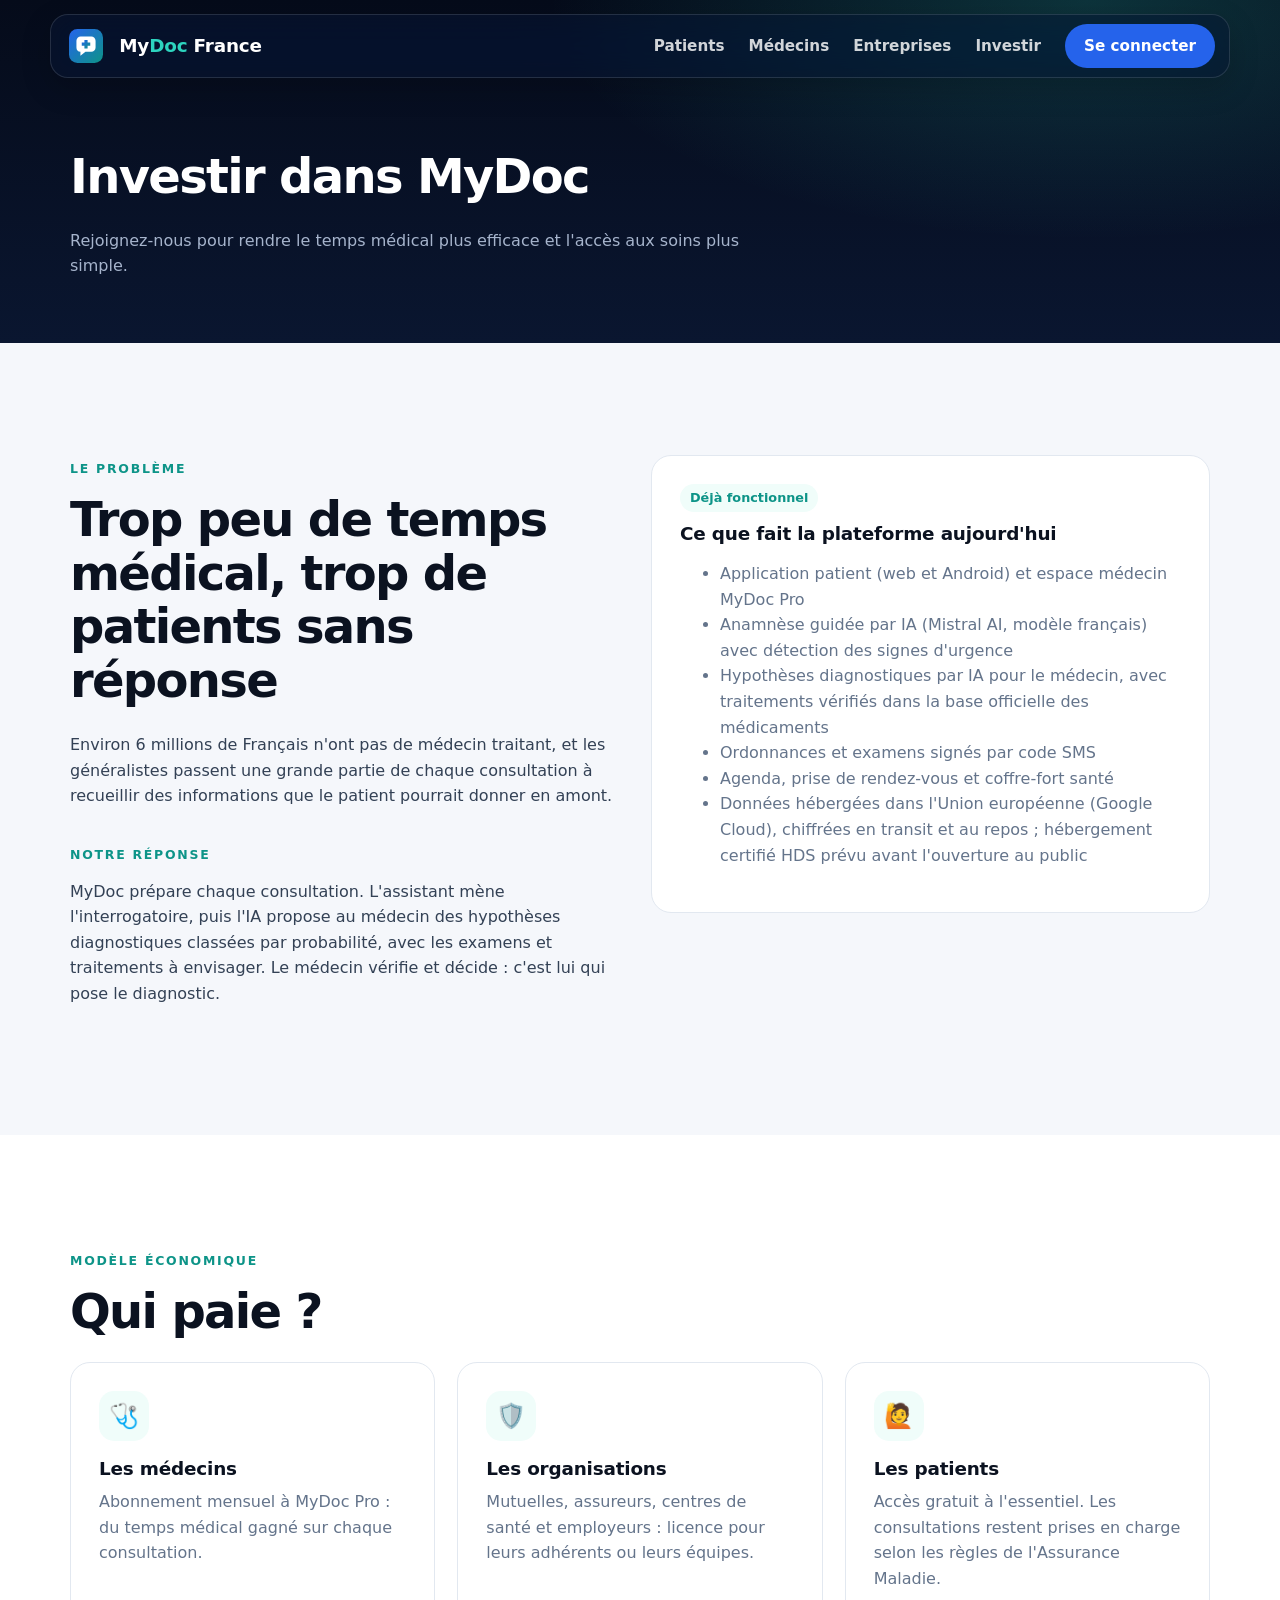
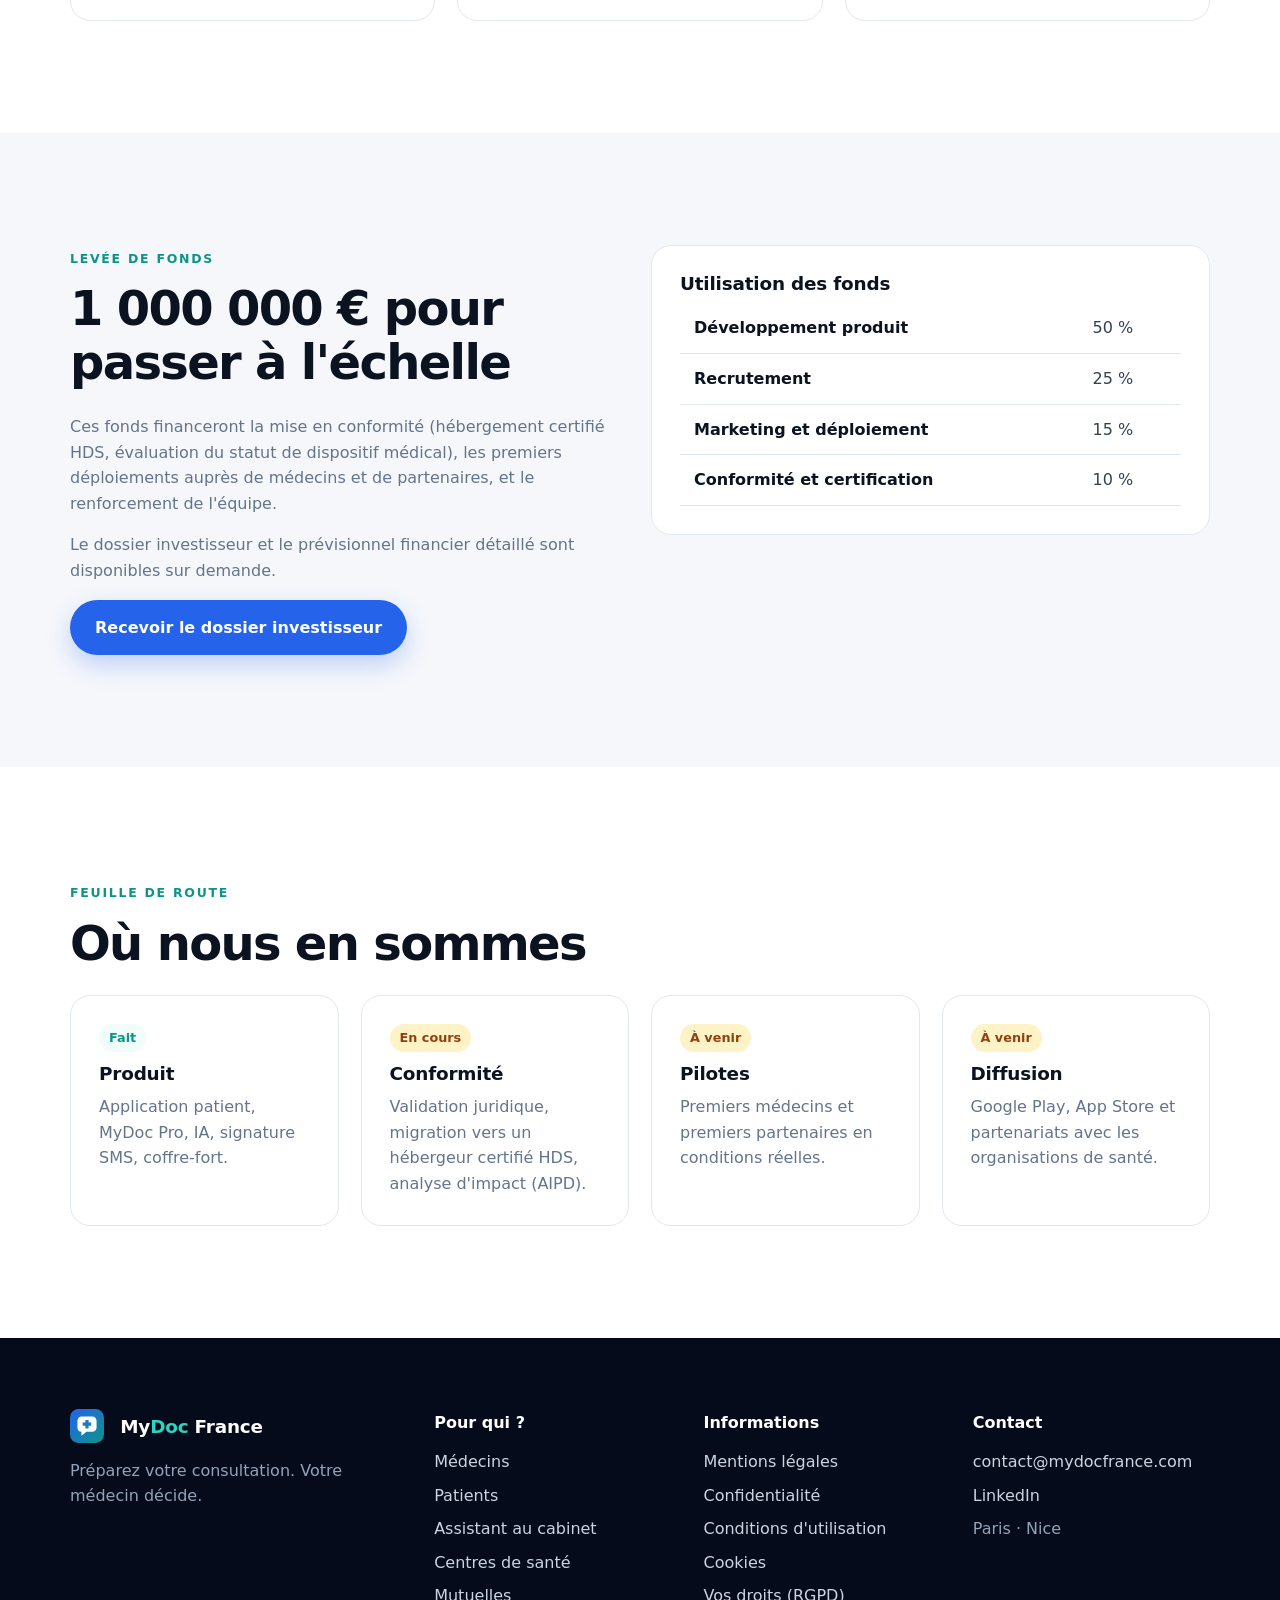
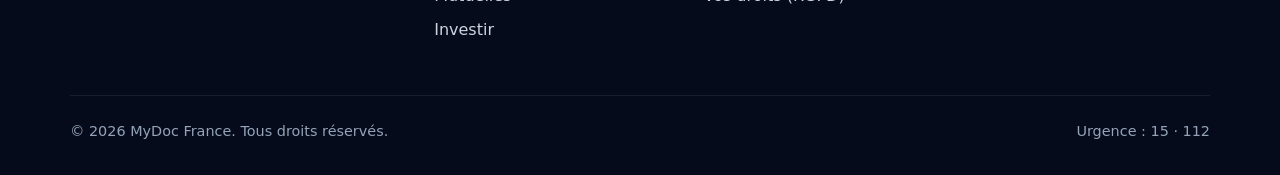
<file: investissement.html>
<!DOCTYPE html>
<html lang="fr">
<head>
  <meta charset="utf-8">
  <meta name="viewport" content="width=device-width, initial-scale=1">
  <title>Investir – MyDoc France</title>
  <meta name="description" content="Investir dans MyDoc France : la plateforme qui prépare les consultations médicales.">
  <link rel="apple-touch-icon" href="/images/apple-touch-icon.png">
  <link rel="icon" type="image/png" sizes="192x192" href="/images/icon-192.png">
  <meta name="apple-mobile-web-app-title" content="MyDoc">
  <link rel="icon" type="image/svg+xml" href="images/logo.svg">
  <link rel="stylesheet" href="styles.css">
</head>
<body>
  <header class="top">
    <div class="wrap nav">
      <a class="brand" href="index.html"><img class="logo-img" src="images/logo.svg" alt="" width="36" height="36"> My<span class="brand-doc">Doc</span> France</a>
      <button class="burger" aria-label="Ouvrir le menu" aria-expanded="false"><span></span><span></span><span></span></button>
      <nav class="menu">
        <a href="index.html#patients">Patients</a>
        <a href="index.html#medecins">Médecins</a>
        <a href="index.html#entreprises">Entreprises</a>
        <a href="investissement.html">Investir</a>
        <a class="btn btn-primary btn-small" href="https://app.mydocfrance.com/app/">Se connecter</a>
      </nav>
    </div>
  </header>
  <section class="page-head"><div class="wrap"><h1>Investir dans MyDoc</h1><p>Rejoignez-nous pour rendre le temps médical plus efficace et l'accès aux soins plus simple.</p></div></section>
  <main>
    <section class="section">
      <div class="wrap">
        <div class="grid grid-2" style="align-items:start">
          <div>
            <span class="eyebrow">Le problème</span>
            <h2>Trop peu de temps médical, trop de patients sans réponse</h2>
            <p>Environ 6 millions de Français n'ont pas de médecin traitant, et les généralistes passent une grande partie de chaque consultation à recueillir des informations que le patient pourrait donner en amont.</p>
            <span class="eyebrow" style="margin-top:20px">Notre réponse</span>
            <p>MyDoc prépare chaque consultation. L'assistant mène l'interrogatoire, puis l'IA propose au médecin des hypothèses diagnostiques classées par probabilité, avec les examens et traitements à envisager. Le médecin vérifie et décide : c'est lui qui pose le diagnostic.</p>
          </div>
          <div class="card">
            <span class="pill">Déjà fonctionnel</span>
            <h3>Ce que fait la plateforme aujourd'hui</h3>
            <ul class="muted">
              <li>Application patient (web et Android) et espace médecin MyDoc Pro</li>
              <li>Anamnèse guidée par IA (Mistral AI, modèle français) avec détection des signes d'urgence</li>
              <li>Hypothèses diagnostiques par IA pour le médecin, avec traitements vérifiés dans la base officielle des médicaments</li>
              <li>Ordonnances et examens signés par code SMS</li>
              <li>Agenda, prise de rendez-vous et coffre-fort santé</li>
              <li>Données hébergées dans l'Union européenne (Google Cloud), chiffrées en transit et au repos ; hébergement certifié HDS prévu avant l'ouverture au public</li>
            </ul>
          </div>
        </div>
      </div>
    </section>

    <section class="section alt">
      <div class="wrap">
        <span class="eyebrow">Modèle économique</span>
        <h2>Qui paie ?</h2>
        <div class="grid grid-3">
          <div class="card"><div class="icon teal">🩺</div><h3>Les médecins</h3><p class="muted">Abonnement mensuel à MyDoc Pro : du temps médical gagné sur chaque consultation.</p></div>
          <div class="card"><div class="icon teal">🛡️</div><h3>Les organisations</h3><p class="muted">Mutuelles, assureurs, centres de santé et employeurs : licence pour leurs adhérents ou leurs équipes.</p></div>
          <div class="card"><div class="icon teal">🙋</div><h3>Les patients</h3><p class="muted">Accès gratuit à l'essentiel. Les consultations restent prises en charge selon les règles de l'Assurance Maladie.</p></div>
        </div>
      </div>
    </section>

    <section class="section">
      <div class="wrap">
        <div class="grid grid-2" style="align-items:start">
          <div>
            <span class="eyebrow">Levée de fonds</span>
            <h2>1 000 000 € pour passer à l'échelle</h2>
            <p class="muted">Ces fonds financeront la mise en conformité (hébergement certifié HDS, évaluation du statut de dispositif médical), les premiers déploiements auprès de médecins et de partenaires, et le renforcement de l'équipe.</p>
            <p class="muted">Le dossier investisseur et le prévisionnel financier détaillé sont disponibles sur demande.</p>
            <a class="btn btn-primary" href="mailto:contact@mydocfrance.com?subject=Investir%20dans%20MyDoc">Recevoir le dossier investisseur</a>
          </div>
          <div class="card">
            <h3>Utilisation des fonds</h3>
            <table>
              <tr><th>Développement produit</th><td>50 %</td></tr>
              <tr><th>Recrutement</th><td>25 %</td></tr>
              <tr><th>Marketing et déploiement</th><td>15 %</td></tr>
              <tr><th>Conformité et certification</th><td>10 %</td></tr>
            </table>
          </div>
        </div>
      </div>
    </section>

    <section class="section alt">
      <div class="wrap">
        <span class="eyebrow">Feuille de route</span>
        <h2>Où nous en sommes</h2>
        <div class="grid grid-4">
          <div class="card"><span class="pill">Fait</span><h3>Produit</h3><p class="muted">Application patient, MyDoc Pro, IA, signature SMS, coffre-fort.</p></div>
          <div class="card"><span class="pill soon">En cours</span><h3>Conformité</h3><p class="muted">Validation juridique, migration vers un hébergeur certifié HDS, analyse d'impact (AIPD).</p></div>
          <div class="card"><span class="pill soon">À venir</span><h3>Pilotes</h3><p class="muted">Premiers médecins et premiers partenaires en conditions réelles.</p></div>
          <div class="card"><span class="pill soon">À venir</span><h3>Diffusion</h3><p class="muted">Google Play, App Store et partenariats avec les organisations de santé.</p></div>
        </div>
      </div>
    </section>
  </main>
  <footer>
    <div class="wrap">
      <div class="foot">
        <div>
          <a class="brand" href="index.html"><img class="logo-img" src="images/logo.svg" alt="" width="36" height="36"> My<span class="brand-doc">Doc</span> France</a>
          <p>Préparez votre consultation. Votre médecin décide.</p>
        </div>
        <div>
          <h4>Pour qui ?</h4>
          <a href="medecins.html">Médecins</a>
          <a href="patients.html">Patients</a>
          <a href="assistant-consultation.html">Assistant au cabinet</a>
          <a href="centres-de-sante.html">Centres de santé</a>
          <a href="mutuelles.html">Mutuelles</a>
          <a href="investissement.html">Investir</a>
        </div>
        <div>
          <h4>Informations</h4>
          <a href="legal/mentions.html">Mentions légales</a>
          <a href="legal/politique.html">Confidentialité</a>
          <a href="legal/conditions.html">Conditions d'utilisation</a>
          <a href="legal/cookies.html">Cookies</a>
          <a href="legal/rgpd.html">Vos droits (RGPD)</a>
        </div>
        <div>
          <h4>Contact</h4>
          <a href="mailto:contact@mydocfrance.com">contact@mydocfrance.com</a>
          <a href="https://www.linkedin.com/company/projet-mydoc/" target="_blank" rel="noopener">LinkedIn</a>
          <span>Paris · Nice</span>
        </div>
      </div>
      <div class="copy"><span>© <span data-year>2026</span> MyDoc France. Tous droits réservés.</span><span>Urgence : 15 · 112</span></div>
    </div>
  </footer>
  <script src="script.js"></script>
</body>
</html>
</file>
<file: styles.css>
/* MyDoc France — site vitrine, version cinématique.
   Polices du système et images locales : aucune requête vers un service tiers. */
:root {
  --night: #050b1a;
  --night-2: #0a1630;
  --navy: #0f1e3d;
  --blue: #2563eb;
  --blue-2: #3b82f6;
  --teal: #0d9488;
  --teal-2: #2dd4bf;
  --cyan: #67e8f9;
  --ink: #0b1220;
  --text: #334155;
  --muted: #64748b;
  --bg: #f5f7fb;
  --card: #ffffff;
  --border: #e2e8f0;
  --soft-blue: #eff6ff;
  --soft-teal: #f0fdfa;
  --radius: 20px;
  --shadow: 0 18px 50px rgba(15, 23, 42, .10);
  --display: "Segoe UI Variable Display", "SF Pro Display", -apple-system, system-ui, "Segoe UI", Roboto, "Helvetica Neue", Arial, sans-serif;
  --body: "Segoe UI Variable Text", "SF Pro Text", -apple-system, system-ui, "Segoe UI", Roboto, "Helvetica Neue", Arial, sans-serif;
}
* { box-sizing: border-box; }
html { scroll-behavior: smooth; scroll-padding-top: 96px; }
body { margin: 0; font-family: var(--body); color: var(--text); background: var(--bg); line-height: 1.6; -webkit-font-smoothing: antialiased; text-rendering: optimizeLegibility; }
img { max-width: 100%; display: block; }
a { color: var(--blue); }
h1, h2, h3 { font-family: var(--display); color: var(--ink); line-height: 1.12; margin: 0 0 .5em; }
h2 { font-size: clamp(1.9rem, 4vw, 3rem); letter-spacing: -.035em; font-weight: 750; }
h3 { font-size: 1.15rem; letter-spacing: -.01em; }
p { margin: 0 0 1em; }
.wrap { max-width: 1180px; margin: 0 auto; padding: 0 20px; }
.section { padding: 112px 0; }
.section.alt { background: var(--card); }
.eyebrow { display: inline-block; font-size: .78rem; font-weight: 700; letter-spacing: .14em; text-transform: uppercase; color: var(--teal); margin-bottom: 14px; }
.intro { max-width: 700px; color: var(--muted); font-size: 1.1rem; margin-bottom: 48px; }
.center { text-align: center; }
.center .intro { margin-left: auto; margin-right: auto; }
.muted { color: var(--muted); }
.skip { position: absolute; left: -999px; top: 8px; z-index: 100; background: #fff; color: var(--ink); padding: 8px 14px; border-radius: 8px; }
.skip:focus { left: 8px; }
:focus-visible { outline: 3px solid var(--teal-2); outline-offset: 3px; border-radius: 6px; }

/* Boutons */
.btn { display: inline-flex; align-items: center; justify-content: center; gap: 8px; padding: 14px 24px; border-radius: 999px; font-weight: 650; text-decoration: none; border: 1.5px solid transparent; transition: background .2s, transform .2s, border-color .2s, box-shadow .2s; cursor: pointer; font-size: 1rem; }
.btn:hover { transform: translateY(-2px); }
.btn-primary { background: var(--blue); color: #fff; box-shadow: 0 10px 24px rgba(37, 99, 235, .25); }
.btn-primary:hover { background: #1d4ed8; }
.btn-light { background: #fff; color: var(--night); box-shadow: 0 10px 30px rgba(45, 212, 191, .25); }
.btn-light:hover { box-shadow: 0 14px 40px rgba(45, 212, 191, .4); }
.btn-ghost { border-color: rgba(255,255,255,.35); color: #fff; background: rgba(255,255,255,.04); backdrop-filter: blur(8px); }
.btn-ghost:hover { background: rgba(255,255,255,.12); border-color: rgba(255,255,255,.6); }
.btn-outline { border-color: var(--border); color: var(--ink); background: #fff; }
.btn-outline:hover { border-color: var(--blue); }
.btn-small { padding: 9px 18px; font-size: .95rem; box-shadow: none; }

/* En-tête flottant */
.top { position: fixed; top: 14px; left: 0; right: 0; z-index: 30; pointer-events: none; }
.nav { pointer-events: auto; display: flex; align-items: center; justify-content: space-between; min-height: 64px; gap: 16px; position: relative;
  background: rgba(10, 22, 48, .55); border: 1px solid rgba(255,255,255,.12); border-radius: 18px; backdrop-filter: saturate(160%) blur(16px); -webkit-backdrop-filter: saturate(160%) blur(16px);
  padding: 0 14px 0 18px; max-width: 1180px; margin: 0 auto; box-shadow: 0 10px 30px rgba(0,0,0,.18); transition: background .3s, box-shadow .3s; }
.scrolled .nav { background: rgba(8, 16, 36, .82); box-shadow: 0 14px 40px rgba(0,0,0,.28); }
.brand { display: inline-block; white-space: nowrap; line-height: 34px; font-family: var(--display); font-weight: 800; font-size: 1.15rem; color: #fff; text-decoration: none; letter-spacing: -.01em; }
.logo-img { width: 34px; height: 34px; display: inline-block; vertical-align: middle; margin: -3px 10px 0 0; }
.brand-doc { color: var(--teal-2); }
.menu { display: flex; align-items: center; gap: 24px; }
.menu a { color: rgba(255,255,255,.82); text-decoration: none; font-weight: 550; font-size: .95rem; }
.menu a:hover { color: #fff; }
.menu .btn, .menu .btn:hover { color: #fff; }
.burger { display: none; background: none; border: 0; padding: 8px; cursor: pointer; }
.burger span { display: block; width: 24px; height: 2px; background: #fff; margin: 5px 0; border-radius: 2px; }

/* ---------- Haut de page cinématique ---------- */
.hero { position: relative; min-height: 100vh; min-height: 100svh; display: flex; align-items: center; padding: 140px 0 110px; overflow: hidden; color: #cbd5e1;
  background: radial-gradient(1100px 600px at 78% 30%, rgba(13, 148, 136, .28), transparent 60%), radial-gradient(900px 600px at 10% 90%, rgba(37, 99, 235, .25), transparent 60%), linear-gradient(180deg, var(--night) 0%, var(--night-2) 100%); }
.hero-canvas { position: absolute; inset: 0; width: 100%; height: 100%; display: block; }
.hero-glow { position: absolute; inset: 0; pointer-events: none;
  background: radial-gradient(60% 50% at 50% 115%, rgba(5, 11, 26, 0) 0%, var(--night) 100%), linear-gradient(180deg, rgba(5,11,26,0) 75%, var(--night-2) 100%); }
.hero-grid { position: relative; z-index: 2; display: grid; grid-template-columns: 1.1fr .9fr; gap: 48px; align-items: center; width: 100%; }
.hero .eyebrow { color: var(--teal-2); background: rgba(45, 212, 191, .08); border: 1px solid rgba(45, 212, 191, .25); padding: 7px 14px; border-radius: 999px; letter-spacing: .1em; font-size: .72rem; }
.hero h1 { color: #fff; font-size: clamp(2.5rem, 5.4vw, 4.6rem); letter-spacing: -.045em; font-weight: 800; line-height: 1.02; margin-bottom: 26px;
  background: linear-gradient(180deg, #ffffff 30%, #b9c7e3 100%); -webkit-background-clip: text; background-clip: text; -webkit-text-fill-color: transparent; }
.hero .lead { font-size: clamp(1.05rem, 1.6vw, 1.22rem); color: #b6c3da; max-width: 560px; margin-bottom: 34px; }
.hero-actions { display: flex; flex-wrap: wrap; gap: 12px; }
.hero-note { margin-top: 30px; font-size: .9rem; }
.urgent { background: rgba(255,255,255,.06); border: 1px solid rgba(255,255,255,.1); border-radius: 12px; padding: 10px 14px; display: inline-block; color: #cbd5e1; }
.urgent strong { color: #fff; }
.scroll-cue { position: absolute; z-index: 2; left: 50%; bottom: 26px; transform: translateX(-50%); width: 26px; height: 42px; border: 1.5px solid rgba(255,255,255,.35); border-radius: 14px; }
.scroll-cue span { position: absolute; left: 50%; top: 8px; width: 4px; height: 8px; margin-left: -2px; border-radius: 2px; background: var(--teal-2); animation: cue 1.8s ease-in-out infinite; }
@keyframes cue { 0% { opacity: 0; transform: translateY(0); } 30% { opacity: 1; } 100% { opacity: 0; transform: translateY(14px); } }

/* Démonstration : téléphone et compte-rendu */
.phone { position: relative; min-height: 560px; }
.device { position: relative; left: -60px; width: 290px; margin: 0 auto; background: #0b1328; border-radius: 42px; padding: 11px; border: 1px solid rgba(255,255,255,.12);
  box-shadow: 0 40px 90px rgba(0,0,0,.55), 0 0 0 1px rgba(45,212,191,.08), 0 0 80px rgba(45,212,191,.12); animation: float 7s ease-in-out infinite; }
.screen { background: #f5f7fb; border-radius: 32px; overflow: hidden; }
.screen-head { position: relative; background: linear-gradient(135deg, var(--blue), var(--teal)); color: #fff; padding: 22px 18px 16px; }
.screen-head small { opacity: .8; font-size: .75rem; }
.screen-head strong { display: block; font-size: 1.05rem; font-family: var(--display); }
.live { position: absolute; right: 16px; top: 22px; font-size: .68rem; font-weight: 800; letter-spacing: .08em; padding: 3px 8px; border-radius: 999px; background: rgba(255,255,255,.18); }
.chat { padding: 14px; display: grid; gap: 9px; font-size: .84rem; align-content: start; }
.js #demo-chat { min-height: 330px; }
.bubble { padding: 9px 12px; border-radius: 14px; max-width: 86%; color: var(--ink); line-height: 1.4; }
.bubble.ai { background: #fff; border: 1px solid var(--border); border-bottom-left-radius: 4px; }
.bubble.me { background: var(--blue); color: #fff; margin-left: auto; border-bottom-right-radius: 4px; }
.screen-foot { margin: 2px 14px 16px; padding: 10px 12px; border-radius: 12px; background: var(--soft-teal); color: var(--teal); font-size: .78rem; font-weight: 700; }
.typing { display: none; gap: 4px; padding: 10px 12px; background: #fff; border: 1px solid var(--border); border-radius: 14px; border-bottom-left-radius: 4px; width: 52px; }
.typing.show { display: flex; }
.typing span { width: 7px; height: 7px; border-radius: 50%; background: var(--muted); animation: blink 1.2s infinite; }
.typing span:nth-child(2) { animation-delay: .2s; }
.typing span:nth-child(3) { animation-delay: .4s; }
@keyframes blink { 0%, 80%, 100% { opacity: .25; } 40% { opacity: 1; } }
.dossier { position: absolute; right: -30px; bottom: -6px; width: 270px; padding: 16px 16px 12px; border-radius: 18px; color: #dbe5f5; font-size: .8rem;
  background: rgba(12, 24, 52, .72); border: 1px solid rgba(103, 232, 249, .22); backdrop-filter: blur(14px); -webkit-backdrop-filter: blur(14px);
  box-shadow: 0 30px 60px rgba(0,0,0,.45), inset 0 1px 0 rgba(255,255,255,.06); animation: float 7s ease-in-out -3.5s infinite; }
.dossier-head { display: flex; align-items: center; gap: 8px; font-weight: 700; color: #fff; font-size: .82rem; margin-bottom: 10px; font-family: var(--display); }
.pulse-dot { width: 8px; height: 8px; border-radius: 50%; background: var(--teal-2); box-shadow: 0 0 0 0 rgba(45,212,191,.6); animation: ping 2s infinite; }
@keyframes ping { 0% { box-shadow: 0 0 0 0 rgba(45,212,191,.6); } 80%, 100% { box-shadow: 0 0 0 10px rgba(45,212,191,0); } }
.dossier-line { display: grid; grid-template-columns: 92px 1fr; gap: 8px; padding: 7px 0; border-top: 1px solid rgba(255,255,255,.07); }
.dossier-line b { color: var(--cyan); font-weight: 650; }
.dossier-note { margin-top: 6px; font-size: .68rem; color: #7b8bab; text-align: right; }
.js .dossier-line { opacity: 0; transform: translateX(10px); filter: blur(4px); transition: opacity .5s, transform .5s, filter .5s; }
.js .dossier-line.show { opacity: 1; transform: none; filter: none; }
.js .chat .bubble { opacity: 0; transform: translateY(8px) scale(.98); transition: opacity .35s ease, transform .35s ease; }
.js .chat .bubble.show { opacity: 1; transform: none; }
.js .screen-foot { opacity: 0; transition: opacity .5s ease; }
.js .screen-foot.show { opacity: 1; }
@keyframes float { 0%, 100% { transform: translateY(0); } 50% { transform: translateY(-12px); } }

/* Chiffres clés */
.stats { background: var(--night-2); color: #94a3b8; border-top: 1px solid rgba(255,255,255,.06); }
.stats-grid { display: grid; grid-template-columns: repeat(3, 1fr); gap: 16px; padding-top: 34px; padding-bottom: 52px; text-align: center; }
.stat { padding: 18px 10px; border-radius: 18px; background: rgba(255,255,255,.03); border: 1px solid rgba(255,255,255,.07); }
.stat strong { display: block; font-family: var(--display); font-size: clamp(1.7rem, 3.2vw, 2.5rem); letter-spacing: -.03em; color: #fff; }
.stat span { color: #94a3b8; font-size: .92rem; }

/* ---------- Comment ça marche : récit au défilement ---------- */
.story { position: relative; isolation: isolate; overflow-x: clip; background: var(--bg); }
.story > .wrap > .center { position: relative; margin-bottom: 64px; }
.story > .wrap > .center::before { content: ""; position: absolute; z-index: -1; left: 50%; width: 100vw; transform: translateX(-50%); top: -112px; bottom: -190px;
  background: linear-gradient(180deg, var(--night-2) 0%, #0d1b3a 58%, var(--bg) 100%); }
.story > .wrap > .center h2 { color: #fff; }
.story > .wrap > .center .intro { color: #a6b4cc; }
.story-grid { display: grid; grid-template-columns: 1fr 1fr; gap: 56px; align-items: start; }
.story-visual { position: sticky; top: 120px; }
.scene-stage { position: relative; height: 440px; border-radius: 28px; overflow: hidden;
  background: radial-gradient(500px 300px at 70% 10%, rgba(45,212,191,.18), transparent 60%), linear-gradient(160deg, #0b1733, #050b1a);
  border: 1px solid rgba(255,255,255,.08); box-shadow: 0 40px 80px rgba(5, 11, 26, .35); }
.scene { position: absolute; inset: 0; padding: 30px; display: flex; flex-direction: column; gap: 12px; opacity: 0; transform: translateY(16px) scale(.98); transition: opacity .6s ease, transform .6s ease; color: #dbe5f5; }
.scene.is-active { opacity: 1; transform: none; }
.scene-label { font-size: .75rem; font-weight: 800; letter-spacing: .14em; text-transform: uppercase; color: var(--teal-2); margin-bottom: 6px; }
.mini-chat { display: grid; gap: 10px; font-size: .92rem; }
.mini-chat .bubble.ai { background: rgba(255,255,255,.95); }
.scene .scan { height: 2px; background: linear-gradient(90deg, transparent, var(--cyan), transparent); box-shadow: 0 0 18px var(--cyan); margin: 6px 0 10px; animation: scan 2.6s ease-in-out infinite; }
@keyframes scan { 0%, 100% { transform: translateX(-30%); opacity: .4; } 50% { transform: translateX(30%); opacity: 1; } }
.hyp { display: grid; grid-template-columns: 64px 1fr 44px; gap: 12px; align-items: center; font-size: .88rem; }
.hyp span { color: #a6b4cc; }
.hyp em { font-style: normal; color: #fff; font-weight: 700; text-align: right; }
.bar { height: 10px; border-radius: 99px; background: rgba(255,255,255,.08); overflow: hidden; }
.bar i { display: block; height: 100%; border-radius: 99px; background: linear-gradient(90deg, var(--blue-2), var(--teal-2)); transform-origin: left; transform: scaleX(0); transition: transform 1.1s cubic-bezier(.2,.8,.2,1) .2s; }
.scene.is-active .bar i { transform: scaleX(1); }
.check, .signed { margin-top: 8px; padding: 10px 14px; border-radius: 12px; background: rgba(45,212,191,.1); border: 1px solid rgba(45,212,191,.25); color: var(--teal-2); font-weight: 650; font-size: .88rem; }
.scene-foot { margin-top: auto; font-size: .72rem; color: #7b8bab; }
.doc-card { display: flex; align-items: center; gap: 12px; padding: 14px; border-radius: 16px; background: rgba(255,255,255,.06); border: 1px solid rgba(255,255,255,.08); }
.doc-card b { color: #fff; display: block; }
.doc-card small { color: #a6b4cc; }
.doc-avatar { width: 44px; height: 44px; border-radius: 50%; display: grid; place-items: center; font-weight: 800; color: #fff; background: linear-gradient(135deg, var(--blue), var(--teal)); }
.doc-reply { padding: 14px 16px; border-radius: 16px; background: #fff; color: var(--ink); font-size: .92rem; }
.steps { display: grid; gap: 22px; padding-top: 20px; }
.step { position: relative; min-height: 190px; padding: 30px 30px 28px; display: flex; flex-direction: column; justify-content: center; opacity: .45; transition: opacity .4s ease, box-shadow .4s ease, transform .4s ease; }
.step.is-active { opacity: 1; box-shadow: var(--shadow); }
.step-num { font-family: var(--display); font-size: 3rem; font-weight: 800; letter-spacing: -.04em; line-height: 1; margin-bottom: 14px;
  background: linear-gradient(135deg, var(--blue), var(--teal)); -webkit-background-clip: text; background-clip: text; -webkit-text-fill-color: transparent; }
.step h3 { font-size: 1.35rem; }

/* Cartes et grilles */
.grid { display: grid; gap: 22px; }
.grid-2 { grid-template-columns: repeat(2, 1fr); }
.grid-3 { grid-template-columns: repeat(3, 1fr); }
.grid-4 { grid-template-columns: repeat(4, 1fr); }
.card { background: var(--card); border: 1px solid var(--border); border-radius: var(--radius); padding: 28px; }
.card p:last-child { margin-bottom: 0; }
.icon { width: 50px; height: 50px; border-radius: 15px; display: grid; place-items: center; font-size: 1.5rem; background: var(--soft-blue); color: var(--blue); margin-bottom: 18px; }
.icon.teal { background: var(--soft-teal); color: var(--teal); }
.icon svg { width: 24px; height: 24px; fill: none; stroke: currentColor; stroke-width: 1.8; stroke-linecap: round; stroke-linejoin: round; }

/* Deux publics */
.audience { position: relative; display: flex; flex-direction: column; border-radius: 28px; padding: 44px 40px 40px; color: var(--ink); overflow: hidden; isolation: isolate; }
.audience.patient { background: linear-gradient(160deg, #eef4ff, #f8fbff); border: 1px solid #dbe7fe; }
.audience.doctor { background: linear-gradient(160deg, #0b1733, #050b1a); border: 1px solid rgba(255,255,255,.08); color: #cbd5e1; }
.audience.doctor h2 { color: #fff; }
.audience.doctor .eyebrow { color: var(--teal-2); }
.aud-num { position: absolute; right: 26px; top: 6px; z-index: -1; font-family: var(--display); font-size: 9rem; font-weight: 800; letter-spacing: -.06em; line-height: 1; color: rgba(37, 99, 235, .07); }
.audience.doctor .aud-num { color: rgba(45, 212, 191, .07); }
.audience ul { list-style: none; padding: 0; margin: 8px 0 30px; display: grid; gap: 12px; }
.audience li { padding-left: 32px; position: relative; }
.audience li::before { content: "✓"; position: absolute; left: 0; top: 2px; width: 21px; height: 21px; border-radius: 50%; display: grid; place-items: center; font-size: .72rem; font-weight: 800; color: #fff; background: var(--blue); }
.audience.doctor li::before { background: var(--teal); }
.audience .btn { margin-top: auto; align-self: flex-start; }
.audience.doctor .btn-primary { background: var(--teal); box-shadow: 0 10px 24px rgba(13, 148, 136, .3); }

/* Sections condensées */
.section.compact { padding: 88px 0; }
.compact .intro { margin-bottom: 36px; }
.compact .card { padding: 24px; }
.compact .card h3 { margin-bottom: .3em; }
.audience p { margin: 4px 0 28px; font-size: 1.05rem; max-width: 460px; }
.audience h2 { font-size: clamp(1.6rem, 3vw, 2.3rem); }
.band-row { display: flex; align-items: center; justify-content: space-between; gap: 28px; flex-wrap: wrap; }
.band-row h2 { font-size: clamp(1.5rem, 2.6vw, 2.1rem); margin-bottom: .3em; }
.band-row .intro { margin-bottom: 0; }
.cta .downloads { margin: 24px auto 0; font-size: .92rem; color: #7b8bab; position: relative; }
.downloads a { color: #cbd5e1; }
.downloads a:hover { color: #fff; }

/* Pages dédiées (patients, médecins, partenaires) */
.hero.hero-sub { min-height: auto; padding: 160px 0 110px; }
.hero-sub .hero-grid { grid-template-columns: 1fr; max-width: 860px; }
.hero-sub h1 { font-size: clamp(2.3rem, 5vw, 4rem); }
.steps4 { margin-top: 36px; }
.num-card .step-num { display: block; font-size: 2.4rem; margin-bottom: 10px; }
.num-card h3 { font-size: 1.15rem; }
.why { margin-top: 36px; }
.faq { max-width: 860px; }
.faq h2 { margin-bottom: 28px; }
.faq details { border-bottom: 1px solid var(--border); padding: 4px 0; }
.faq summary { cursor: pointer; list-style: none; position: relative; padding: 18px 40px 18px 0; font-family: var(--display); font-weight: 700; font-size: 1.08rem; color: var(--ink); }
.faq summary::-webkit-details-marker { display: none; }
.faq summary::after { content: "+"; position: absolute; right: 6px; top: 50%; transform: translateY(-50%); font-size: 1.5rem; font-weight: 400; color: var(--teal); transition: transform .2s; }
.faq details[open] summary::after { transform: translateY(-50%) rotate(45deg); }
.faq details p { margin: 0 0 18px; color: var(--muted); max-width: 760px; }

/* Bandeau sombre */
.dark { background: radial-gradient(800px 400px at 85% 0%, rgba(45,212,191,.12), transparent 60%), var(--night); color: #cbd5e1; }
.dark h2, .dark h3 { color: #fff; }
.dark .card { background: rgba(255,255,255,.035); border-color: rgba(255,255,255,.09); }
.dark .icon.teal { background: rgba(45,212,191,.1); color: var(--teal-2); }
.dark .eyebrow { color: var(--teal-2); }
.dark .muted, .dark .intro { color: #94a3b8; }

/* Équipe */
.person { text-align: center; }
.person .avatar { width: 88px; height: 88px; border-radius: 50%; margin: 0 auto 18px; display: grid; place-items: center; font-family: var(--display); font-size: 1.55rem; font-weight: 800; letter-spacing: .02em; color: #fff; background: radial-gradient(circle at 30% 25%, rgba(255,255,255,.25), transparent 55%), linear-gradient(135deg, var(--blue), var(--teal)); box-shadow: 0 12px 30px rgba(37, 99, 235, .25), 0 0 0 6px var(--soft-blue); }
.person .role { color: var(--teal); font-weight: 700; font-size: .92rem; margin-bottom: 10px; }
.person a { font-size: .92rem; }

/* Téléchargement */
.download { display: flex; align-items: center; gap: 16px; text-decoration: none; color: var(--ink); }
a.download:hover { border-color: var(--blue); }
.download .icon { margin: 0; flex-shrink: 0; }
.download strong { display: block; font-size: 1.1rem; font-family: var(--display); }
.download span { color: var(--muted); font-size: .95rem; }
.actions-line { margin-top: 32px; }
.note-line { margin-top: 18px; }

/* Appel final */
.final { background: var(--bg); }
.cta { position: relative; overflow: hidden; color: #cbd5e1; border-radius: 32px; padding: 80px 40px; text-align: center;
  background: radial-gradient(700px 300px at 50% 0%, rgba(45,212,191,.22), transparent 70%), linear-gradient(160deg, #0b1733, var(--night)); border: 1px solid rgba(255,255,255,.08); }
.cta h2 { color: #fff; position: relative; }
.cta p { position: relative; max-width: 620px; margin: 0 auto 30px; color: #a6b4cc; }
.cta .hero-actions { justify-content: center; position: relative; }
.cta-pulse { position: absolute; left: 0; right: 0; bottom: 14px; width: 100%; height: 70px; opacity: .3; }
.cta-pulse path { fill: none; stroke: var(--teal-2); stroke-width: 2; stroke-dasharray: 900; stroke-dashoffset: 900; animation: draw 4s ease-in-out infinite; }
@keyframes draw { 0% { stroke-dashoffset: 900; } 60%, 100% { stroke-dashoffset: 0; } }

/* Encadrés */
.pill { display: inline-block; font-size: .8rem; font-weight: 700; padding: 4px 10px; border-radius: 999px; background: var(--soft-teal); color: var(--teal); margin-bottom: 12px; }
.pill.soon { background: #fef3c7; color: #92400e; }

/* Tableaux */
table { width: 100%; border-collapse: collapse; }
th, td { text-align: left; padding: 12px 14px; border-bottom: 1px solid var(--border); }
th { color: var(--ink); }

/* Pages intérieures */
.page-head { color: #cbd5e1; padding: 150px 0 64px;
  background: radial-gradient(900px 400px at 85% 0%, rgba(45,212,191,.2), transparent 60%), linear-gradient(180deg, var(--night), var(--night-2)); }
.page-head h1 { color: #fff; font-size: clamp(2rem, 4.4vw, 3rem); letter-spacing: -.035em; }
.page-head p { color: #a6b4cc; margin: 0; max-width: 680px; }
.legal { max-width: 820px; padding: 56px 20px 96px; }
.legal h2 { font-size: 1.35rem; margin-top: 2em; letter-spacing: -.01em; }
.legal ul { padding-left: 1.2em; }
.todo { background: #fef3c7; border: 1px solid #f59e0b; color: #78350f; padding: 12px 16px; border-radius: 12px; }

/* Pied de page */
footer { background: var(--night); color: #94a3b8; padding: 72px 0 32px; }
.foot { display: grid; grid-template-columns: 1.4fr 1fr 1fr 1fr; gap: 32px; }
footer h4 { color: #fff; margin: 0 0 14px; font-size: 1rem; }
footer a { color: #cbd5e1; text-decoration: none; display: block; margin-bottom: 8px; }
footer a:hover { color: #fff; }
footer .brand { margin-bottom: 14px; }
.copy { border-top: 1px solid rgba(255,255,255,.08); margin-top: 44px; padding-top: 24px; font-size: .9rem; display: flex; justify-content: space-between; gap: 16px; flex-wrap: wrap; }

/* Apparitions au défilement */
.reveal { opacity: 0; transform: translateY(28px); transition: opacity .8s cubic-bezier(.2,.7,.2,1), transform .8s cubic-bezier(.2,.7,.2,1); }
.reveal.visible { opacity: 1; transform: none; }
.card, .audience, .download { transition: transform .25s ease, box-shadow .25s ease, border-color .25s ease, opacity .4s ease; }
.card:hover, .audience:hover { transform: translateY(-4px); box-shadow: var(--shadow); }
.dark .card:hover { box-shadow: 0 16px 40px rgba(0,0,0,.4); border-color: rgba(45,212,191,.3); }

/* Contenus gérés depuis l'administration */
[hidden] { display: none !important; }
.site-announce { position: fixed; z-index: 29; top: 88px; left: 50%; transform: translateX(-50%); max-width: calc(100% - 40px); border-radius: 999px;
  background: linear-gradient(90deg, #1d4ed8, var(--teal)); color: #fff; font-weight: 600; font-size: .92rem; box-shadow: 0 10px 30px rgba(0,0,0,.25); }
.site-announce .wrap { padding: 9px 20px; text-align: center; }
.site-announce a { color: #fff; text-decoration: underline; margin-left: 6px; }
.news-item { display: flex; flex-direction: column; gap: 6px; }
.news-date { font-size: .8rem; font-weight: 700; color: var(--teal); text-transform: uppercase; letter-spacing: .06em; }
.news-link { font-weight: 650; margin-top: auto; }
.custom-section .intro { max-width: 760px; }
.legal-version { margin-top: 3em; font-size: .9rem; }

/* Responsive */
@media (max-width: 1020px) {
  .hero-grid { grid-template-columns: 1fr; gap: 56px; }
  .phone { min-height: 0; }
  .device { left: 0; }
  .dossier { position: relative; right: auto; bottom: auto; margin: -70px auto 0; }
  .story-grid { grid-template-columns: 1fr; gap: 28px; }
  .story-visual { position: relative; top: 0; }
  .scene-stage { height: 380px; }
  .step { opacity: 1; min-height: 0; }
  .grid-3, .grid-4 { grid-template-columns: repeat(2, 1fr); }
  .foot { grid-template-columns: 1fr 1fr; }
}
@media (max-width: 760px) {
  .section { padding: 76px 0; }
  .hero { padding: 120px 0 90px; }
  .stats-grid { grid-template-columns: 1fr; gap: 10px; }
  .grid-2, .grid-3, .grid-4 { grid-template-columns: 1fr; }
  .compact .grid-4 { grid-template-columns: repeat(2, 1fr); gap: 12px; }
  .steps4, .compact .why { grid-template-columns: repeat(2, 1fr); gap: 12px; }
  .num-card { padding: 18px; }
  .num-card .step-num { font-size: 1.9rem; }
  .hero.hero-sub { padding: 120px 0 80px; }
  .compact .card { padding: 18px; }
  .burger { display: block; }
  .top { top: 10px; padding: 0 10px; }
  .menu { display: none; position: absolute; top: 72px; left: 0; right: 0; flex-direction: column; align-items: stretch; gap: 0; padding: 8px 18px 18px;
    background: rgba(8, 16, 36, .96); border: 1px solid rgba(255,255,255,.1); border-radius: 18px; box-shadow: 0 20px 50px rgba(0,0,0,.4); }
  .menu.open { display: flex; }
  .menu a { padding: 13px 0; border-bottom: 1px solid rgba(255,255,255,.08); }
  .menu .btn { margin-top: 12px; border-bottom: 0; }
  .audience { padding: 34px 24px 28px; }
  .aud-num { font-size: 6rem; }
  .card { padding: 24px; }
  .cta { padding: 56px 22px; }
  .foot { grid-template-columns: 1fr; }
  .device { width: 260px; }
  .dossier { width: min(300px, 100%); }
  .scene { padding: 22px; }
  .site-announce { top: 82px; border-radius: 16px; }
}

@media (prefers-reduced-motion: reduce) {
  html { scroll-behavior: auto; }
  .device, .dossier, .typing span, .scroll-cue span, .pulse-dot, .scan, .cta-pulse path { animation: none !important; }
  .cta-pulse path { stroke-dashoffset: 0; }
  .reveal, .js .chat .bubble, .js .screen-foot, .js .dossier-line, .scene, .bar i { opacity: 1 !important; transform: none !important; filter: none !important; transition: none !important; }
  .scene { position: relative; inset: auto; }
  .scene-stage { height: auto; }
  .step { opacity: 1; }
}
</file>
